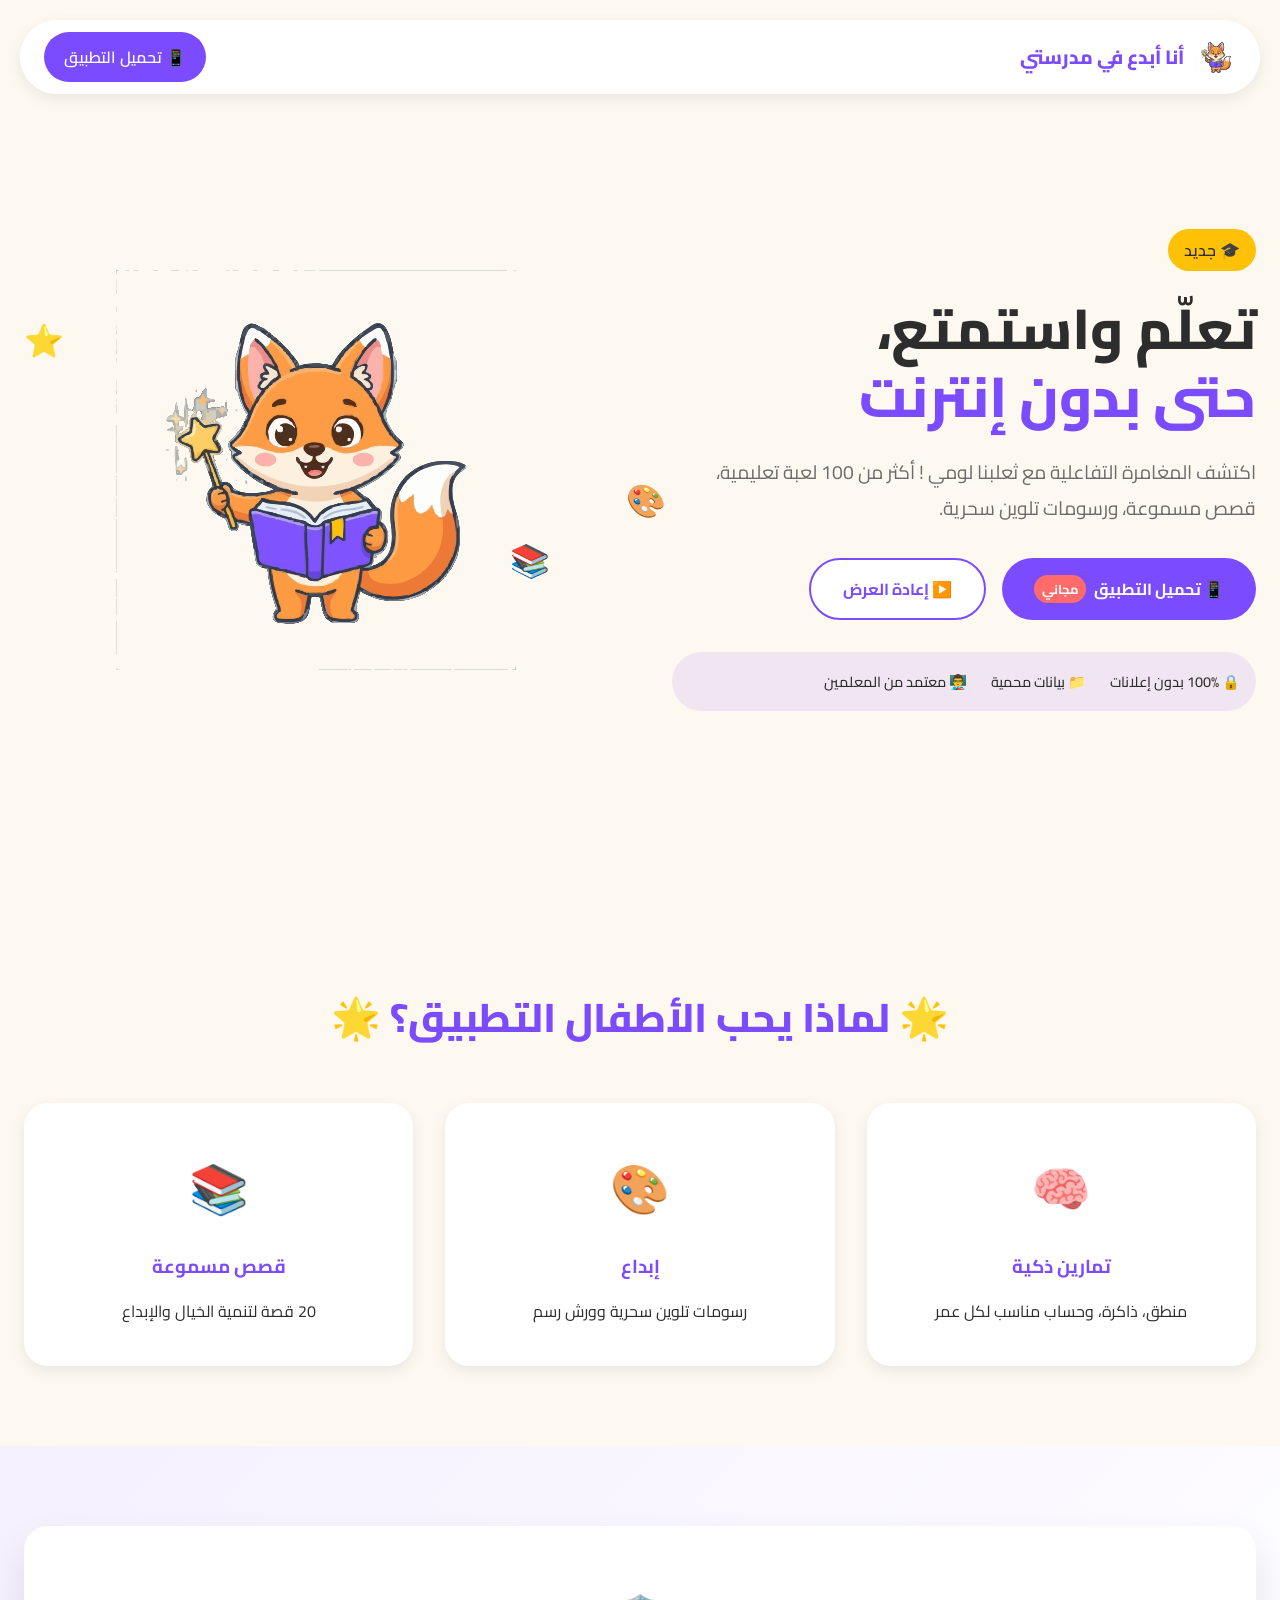
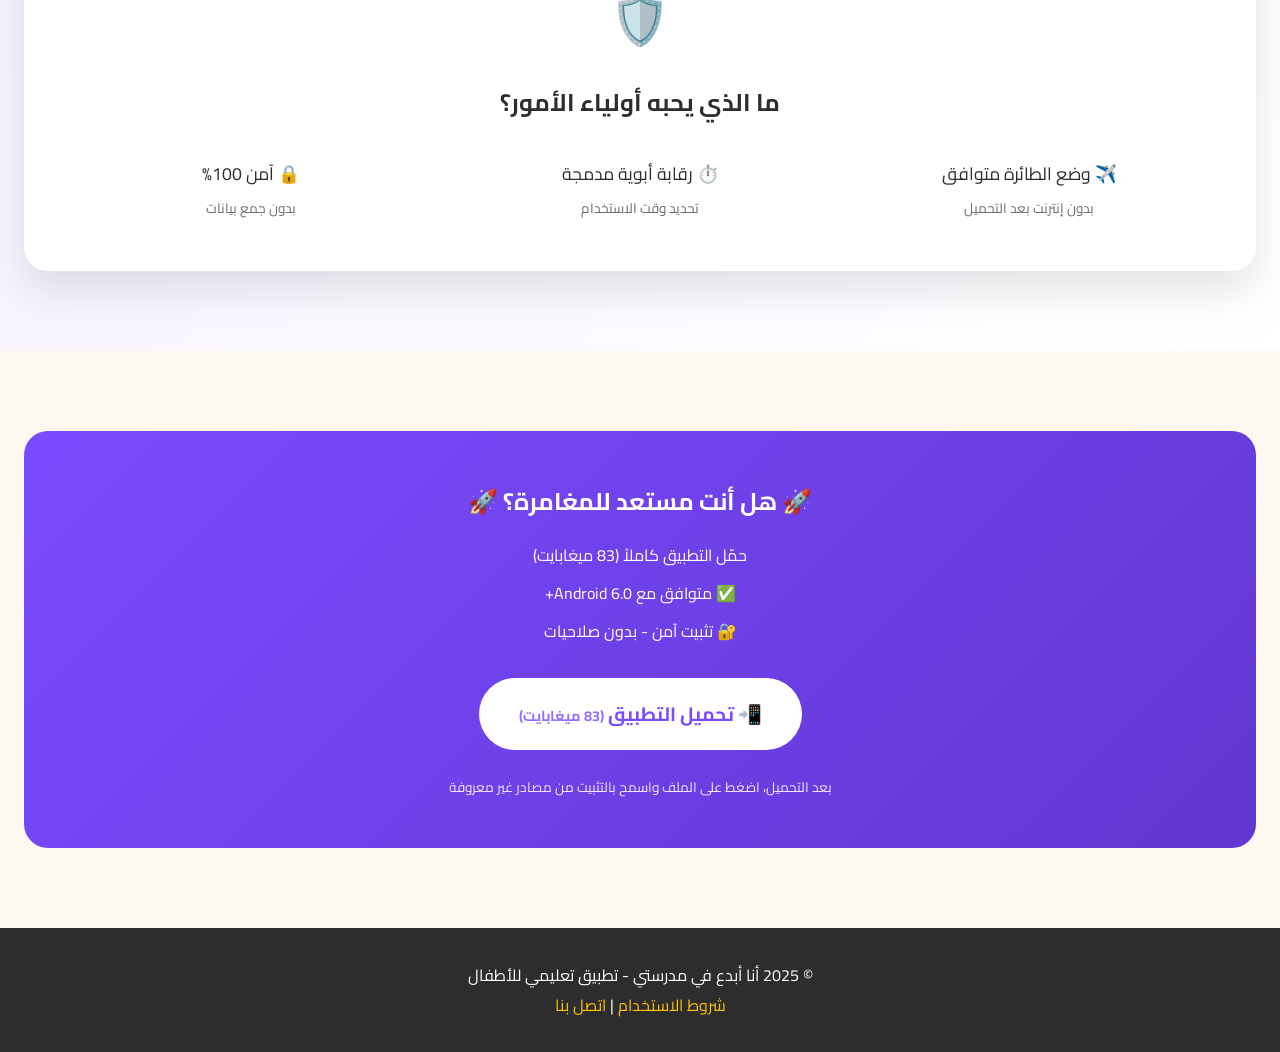
<file: main-content.html>
<!DOCTYPE html>
<html lang="ar" dir="rtl">
<head>
    <meta charset="UTF-8">
    <meta name="viewport" content="width=device-width, initial-scale=1.0, viewport-fit=cover">
    <meta name="description" content="أنا أبدع في مدرستي - تطبيق تعليمي للأطفال">
    <title>أنا أبدع في مدرستي - التطبيق التعليمي</title>
    
    <link href="https://fonts.googleapis.com/css2?family=Cairo:wght@400;500;600;700;800&display=swap" rel="stylesheet">
    <link rel="stylesheet" href="css/main-content.css">
    <link rel="stylesheet" href="css/transitions.css">
</head>
<body class="content-fadein">
    <!-- Header flottant -->
    <header class="floating-header">
        <div class="container">
            <div class="logo">
                <img src="assets/images/mascotte.svg" alt="Lumi" class="logo-icon">
                <span>أنا أبدع في مدرستي</span>
            </div>
            <a href="#download" class="btn-download-header">📱 تحميل التطبيق</a>
        </div>
    </header>

    <main>
        <!-- Hero Section avec apparition progressive -->
        <section class="hero fade-up">
            <div class="container">
                <div class="hero-content">
                    <div class="hero-badge">🎓 جديد</div>
                    <h1 class="hero-title">تعلّم واستمتع،<br><span class="highlight">حتى بدون إنترنت</span></h1>
                    <p class="hero-description">اكتشف المغامرة التفاعلية مع ثعلبنا لومي ! أكثر من 100 لعبة تعليمية، قصص مسموعة، ورسومات تلوين سحرية.</p>
                    
                    <div class="hero-buttons">
                        <a href="#download" class="btn-primary">📱 تحميل التطبيق <span class="btn-badge">مجاني</span></a>
                        <a href="#" class="btn-secondary replay-video">▶️ إعادة العرض</a>
                    </div>
                    
                    <div class="trust-banner">
                        <span>🔒 100% بدون إعلانات</span>
                        <span>📁 بيانات محمية</span>
                        <span>👨‍🏫 معتمد من المعلمين</span>
                    </div>
                </div>
                
                <div class="hero-image">
                    <img src="assets/images/mascotte.svg" alt="لومي" class="mascotte-hero">
                    <div class="floating-elements">
                        <div class="float-1">⭐</div>
                        <div class="float-2">📚</div>
                        <div class="float-3">🎨</div>
                    </div>
                </div>
            </div>
        </section>

        <!-- Section Bénéfices -->
        <section class="benefits fade-up">
            <div class="container">
                <h2 class="section-title">🌟 لماذا يحب الأطفال التطبيق؟ 🌟</h2>
                <div class="benefits-grid">
                    <div class="benefit-card">
                        <div class="benefit-icon">🧠</div>
                        <h3>تمارين ذكية</h3>
                        <p>منطق، ذاكرة، وحساب مناسب لكل عمر</p>
                    </div>
                    <div class="benefit-card">
                        <div class="benefit-icon">🎨</div>
                        <h3>إبداع</h3>
                        <p>رسومات تلوين سحرية وورش رسم</p>
                    </div>
                    <div class="benefit-card">
                        <div class="benefit-icon">📚</div>
                        <h3>قصص مسموعة</h3>
                        <p>20 قصة لتنمية الخيال والإبداع</p>
                    </div>
                </div>
            </div>
        </section>

        <!-- Section Parents -->
        <section class="parent-section fade-up">
            <div class="container">
                <div class="parent-card">
                    <div class="parent-icon">🛡️</div>
                    <h2>ما الذي يحبه أولياء الأمور؟</h2>
                    <div class="parent-features">
                        <div class="feature">✈️ وضع الطائرة متوافق<br><small>بدون إنترنت بعد التحميل</small></div>
                        <div class="feature">⏱️ رقابة أبوية مدمجة<br><small>تحديد وقت الاستخدام</small></div>
                        <div class="feature">🔒 آمن 100%<br><small>بدون جمع بيانات</small></div>
                    </div>
                </div>
            </div>
        </section>

        <!-- Section Téléchargement -->
        <section id="download" class="download-section fade-up">
            <div class="container">
                <div class="download-card">
                    <h2>🚀 هل أنت مستعد للمغامرة؟ 🚀</h2>
                    <p>حمّل التطبيق كاملاً (83 ميغابايت)</p>
                    <div class="download-info">
                        <p>✅ متوافق مع Android 6.0+</p>
                        <p>🔐 تثبيت آمن - بدون صلاحيات</p>
                    </div>
                    <a href="assets/apk/app-educative-v1.apk" class="btn-download-main" id="downloadBtn">📲 تحميل التطبيق <span class="size">(83 ميغابايت)</span></a>
                    <p class="apk-instructions">بعد التحميل، اضغط على الملف واسمح بالتثبيت من مصادر غير معروفة</p>
                </div>
            </div>
        </section>
    </main>

    <footer>
        <div class="container">
            <p>© 2025 أنا أبدع في مدرستي - تطبيق تعليمي للأطفال</p>
            <p><a href="#">شروط الاستخدام</a> | <a href="#">اتصل بنا</a></p>
        </div>
    </footer>

    <script src="js/main-content.js"></script>
</body>
</html>
</file>
<file: css/main-content.css>
* {
    margin: 0;
    padding: 0;
    box-sizing: border-box;
}

:root {
    --primary: #7B4BFF;
    --primary-dark: #6236D1;
    --secondary: #FFC107;
    --tertiary: #2DD4BF;
    --accent: #FF6B6B;
    --background: #FEF9F0;
    --text-dark: #2D2D2D;
    --text-light: #6B6B6B;
    --white: #FFFFFF;
    --shadow-lg: 0 20px 40px rgba(0,0,0,0.1);
    --shadow-md: 0 5px 15px rgba(0,0,0,0.08);
    --border-radius: 24px;
}

body {
    font-family: 'Cairo', sans-serif;
    background: var(--background);
    color: var(--text-dark);
    direction: rtl;
    text-align: right;
    overflow-x: hidden;
}

.container {
    max-width: 1280px;
    margin: 0 auto;
    padding: 0 24px;
}

/* Typography */
.section-title {
    font-size: 2.5rem;
    text-align: center;
    margin-bottom: 3rem;
    color: var(--primary);
    font-weight: 800;
}

/* Header flottant */
.floating-header {
    position: fixed;
    top: 20px;
    left: 20px;
    right: 20px;
    z-index: 1000;
    background: rgba(255,255,255,0.95);
    backdrop-filter: blur(10px);
    border-radius: 60px;
    box-shadow: var(--shadow-md);
    transition: all 0.3s ease;
}

.floating-header .container {
    display: flex;
    justify-content: space-between;
    align-items: center;
    padding: 12px 24px;
}

.logo {
    display: flex;
    align-items: center;
    gap: 12px;
    font-size: 1.2rem;
    font-weight: 800;
    color: var(--primary);
}

.logo-icon {
    width: 40px;
    height: 40px;
    animation: bounce 2s infinite;
}

.btn-download-header {
    background: var(--primary);
    color: white;
    padding: 10px 20px;
    border-radius: 40px;
    text-decoration: none;
    font-weight: 600;
    transition: transform 0.2s;
}

.btn-download-header:hover {
    transform: scale(1.05);
    background: var(--primary-dark);
}

/* Hero Section */
.hero {
    min-height: 100vh;
    display: flex;
    align-items: center;
    padding: 100px 0 60px;
    position: relative;
    overflow: hidden;
}

.hero .container {
    display: grid;
    grid-template-columns: 1fr 1fr;
    gap: 4rem;
    align-items: center;
}

.hero-badge {
    display: inline-block;
    background: var(--secondary);
    padding: 6px 16px;
    border-radius: 40px;
    font-weight: 600;
    margin-bottom: 24px;
}

.hero-title {
    font-size: 3.5rem;
    line-height: 1.2;
    margin-bottom: 24px;
    font-weight: 800;
}

.hero-title .highlight {
    color: var(--primary);
    position: relative;
    display: inline-block;
}

.hero-description {
    font-size: 1.2rem;
    color: var(--text-light);
    margin-bottom: 32px;
}

.hero-buttons {
    display: flex;
    gap: 16px;
    margin-bottom: 32px;
    flex-wrap: wrap;
}

.btn-primary, .btn-secondary {
    padding: 14px 32px;
    border-radius: 60px;
    text-decoration: none;
    font-weight: 700;
    display: inline-flex;
    align-items: center;
    gap: 8px;
    transition: all 0.3s;
}

.btn-primary {
    background: var(--primary);
    color: white;
    position: relative;
    overflow: hidden;
}

.btn-primary:hover {
    transform: translateY(-3px);
    box-shadow: var(--shadow-lg);
    background: var(--primary-dark);
}

.btn-badge {
    background: var(--accent);
    padding: 2px 8px;
    border-radius: 30px;
    font-size: 0.8rem;
}

.btn-secondary {
    background: white;
    color: var(--primary);
    border: 2px solid var(--primary);
}

.btn-secondary:hover {
    background: var(--primary);
    color: white;
}

.trust-banner {
    display: flex;
    gap: 24px;
    flex-wrap: wrap;
    padding: 16px;
    background: rgba(123, 75, 255, 0.1);
    border-radius: 60px;
    font-size: 0.9rem;
    font-weight: 500;
}

.hero-image {
    position: relative;
}

.mascotte-hero {
    width: 100%;
    max-width: 400px;
    display: block;
    margin: 0 auto;
    animation: float 3s ease-in-out infinite;
}

.floating-elements {
    position: absolute;
    top: 0;
    left: 0;
    right: 0;
    bottom: 0;
    pointer-events: none;
}

.float-1, .float-2, .float-3 {
    position: absolute;
    font-size: 2rem;
    animation: floatAround 4s infinite;
}

.float-1 { top: 10%; left: 0; animation-delay: 0s; }
.float-2 { bottom: 20%; right: 10%; animation-delay: 1s; }
.float-3 { top: 50%; right: -10%; animation-delay: 2s; }

/* Benefits Grid */
.benefits {
    padding: 80px 0;
}

.benefits-grid {
    display: grid;
    grid-template-columns: repeat(auto-fit, minmax(280px, 1fr));
    gap: 32px;
}

.benefit-card {
    background: white;
    padding: 40px 24px;
    border-radius: var(--border-radius);
    text-align: center;
    transition: all 0.3s;
    box-shadow: var(--shadow-md);
}

.benefit-card:hover {
    transform: translateY(-10px);
    box-shadow: var(--shadow-lg);
}

.benefit-icon {
    font-size: 3rem;
    margin-bottom: 16px;
}

.benefit-card h3 {
    margin-bottom: 12px;
    color: var(--primary);
    font-weight: 700;
}

/* Parent Section */
.parent-section {
    padding: 80px 0;
    background: linear-gradient(135deg, #f5f0ff 0%, #fff 100%);
}

.parent-card {
    background: white;
    border-radius: var(--border-radius);
    padding: 48px;
    text-align: center;
    box-shadow: var(--shadow-lg);
}

.parent-icon {
    font-size: 3rem;
    margin-bottom: 16px;
}

.parent-features {
    display: grid;
    grid-template-columns: repeat(auto-fit, minmax(200px, 1fr));
    gap: 32px;
    margin-top: 32px;
}

.feature {
    font-size: 1.1rem;
}

.feature small {
    color: var(--text-light);
    font-size: 0.85rem;
}

/* Download Section */
.download-section {
    padding: 80px 0;
}

.download-card {
    background: linear-gradient(135deg, var(--primary) 0%, var(--primary-dark) 100%);
    border-radius: var(--border-radius);
    padding: 48px;
    text-align: center;
    color: white;
}

.download-card h2 {
    margin-bottom: 16px;
}

.btn-download-main {
    display: inline-block;
    background: white;
    color: var(--primary);
    padding: 18px 40px;
    border-radius: 60px;
    text-decoration: none;
    font-weight: 700;
    font-size: 1.2rem;
    margin: 24px 0;
    transition: all 0.3s;
}

.btn-download-main:hover {
    transform: scale(1.05);
    box-shadow: var(--shadow-lg);
}

.size {
    font-size: 0.9rem;
    opacity: 0.8;
}

.apk-instructions {
    font-size: 0.85rem;
    opacity: 0.9;
}

.download-info p {
    margin: 8px 0;
}

/* Footer */
footer {
    background: #2D2D2D;
    color: white;
    text-align: center;
    padding: 32px 0;
}

footer a {
    color: var(--secondary);
    text-decoration: none;
}

/* Animations */
@keyframes float {
    0%, 100% { transform: translateY(0px); }
    50% { transform: translateY(-20px); }
}

@keyframes floatAround {
    0%, 100% { transform: translate(0, 0); }
    50% { transform: translate(20px, -20px); }
}

@keyframes bounce {
    0%, 100% { transform: translateY(0); }
    50% { transform: translateY(-5px); }
}

/* Responsive */
@media (max-width: 768px) {
    .hero .container {
        grid-template-columns: 1fr;
        text-align: center;
    }
    
    .hero-title {
        font-size: 2.5rem;
    }
    
    .trust-banner {
        justify-content: center;
    }
    
    .section-title {
        font-size: 1.8rem;
    }
    
    .floating-header .container {
        padding: 8px 16px;
    }
    
    .btn-download-header {
        padding: 6px 12px;
        font-size: 0.8rem;
    }
    
    .logo span {
        display: none;
    }
    
    .parent-features {
        grid-template-columns: 1fr;
    }
    
    .hero-buttons {
        justify-content: center;
    }
}

@media (max-width: 480px) {
    .hero-buttons {
        flex-direction: column;
        align-items: stretch;
    }
    
    .btn-primary, .btn-secondary {
        justify-content: center;
    }
    
    .download-card {
        padding: 32px 20px;
    }
}
</file>
<file: css/transitions.css>
/* Animation d'entrée du contenu principal */
.content-fadein {
    animation: contentAppear 0.6s cubic-bezier(0.2, 0.9, 0.4, 1.1) forwards;
}

@keyframes contentAppear {
    from {
        opacity: 0;
        transform: scale(0.98);
    }
    to {
        opacity: 1;
        transform: scale(1);
    }
}

/* Animation des sections au scroll */
.fade-up {
    animation: slideUpFade 0.8s forwards;
    opacity: 0;
}

@keyframes slideUpFade {
    from {
        opacity: 0;
        transform: translateY(40px);
    }
    to {
        opacity: 1;
        transform: translateY(0);
    }
}

/* Stagger animations */
.hero.fade-up { animation-delay: 0.1s; }
.benefits.fade-up { animation-delay: 0.2s; }
.parent-section.fade-up { animation-delay: 0.3s; }
.download-section.fade-up { animation-delay: 0.4s; }

/* Hover effects */
.btn-primary, .btn-secondary, .btn-download-main {
    transition: all 0.3s cubic-bezier(0.4, 0, 0.2, 1);
}

.btn-primary:hover, .btn-download-main:hover {
    transform: translateY(-3px) scale(1.02);
    box-shadow: 0 10px 30px rgba(123, 75, 255, 0.3);
}

/* Micro-interactions */
.benefit-card {
    transition: transform 0.3s, box-shadow 0.3s;
}

.benefit-card:hover {
    transform: translateY(-10px);
    box-shadow: 0 15px 35px rgba(0,0,0,0.1);
}

/* Animation pour les notifications */
@keyframes slideInRight {
    from {
        opacity: 0;
        transform: translateX(100px);
    }
    to {
        opacity: 1;
        transform: translateX(0);
    }
}

@keyframes slideOutRight {
    from {
        opacity: 1;
        transform: translateX(0);
    }
    to {
        opacity: 0;
        transform: translateX(100px);
    }
}

@keyframes fadeOutScale {
    0% {
        opacity: 1;
        transform: scale(1);
    }
    100% {
        opacity: 0;
        transform: scale(0.95);
        filter: blur(8px);
    }
}

@keyframes fadeInScale {
    0% {
        opacity: 0;
        transform: scale(0.98);
        filter: blur(4px);
    }
    100% {
        opacity: 1;
        transform: scale(1);
        filter: blur(0);
    }
}
</file>
